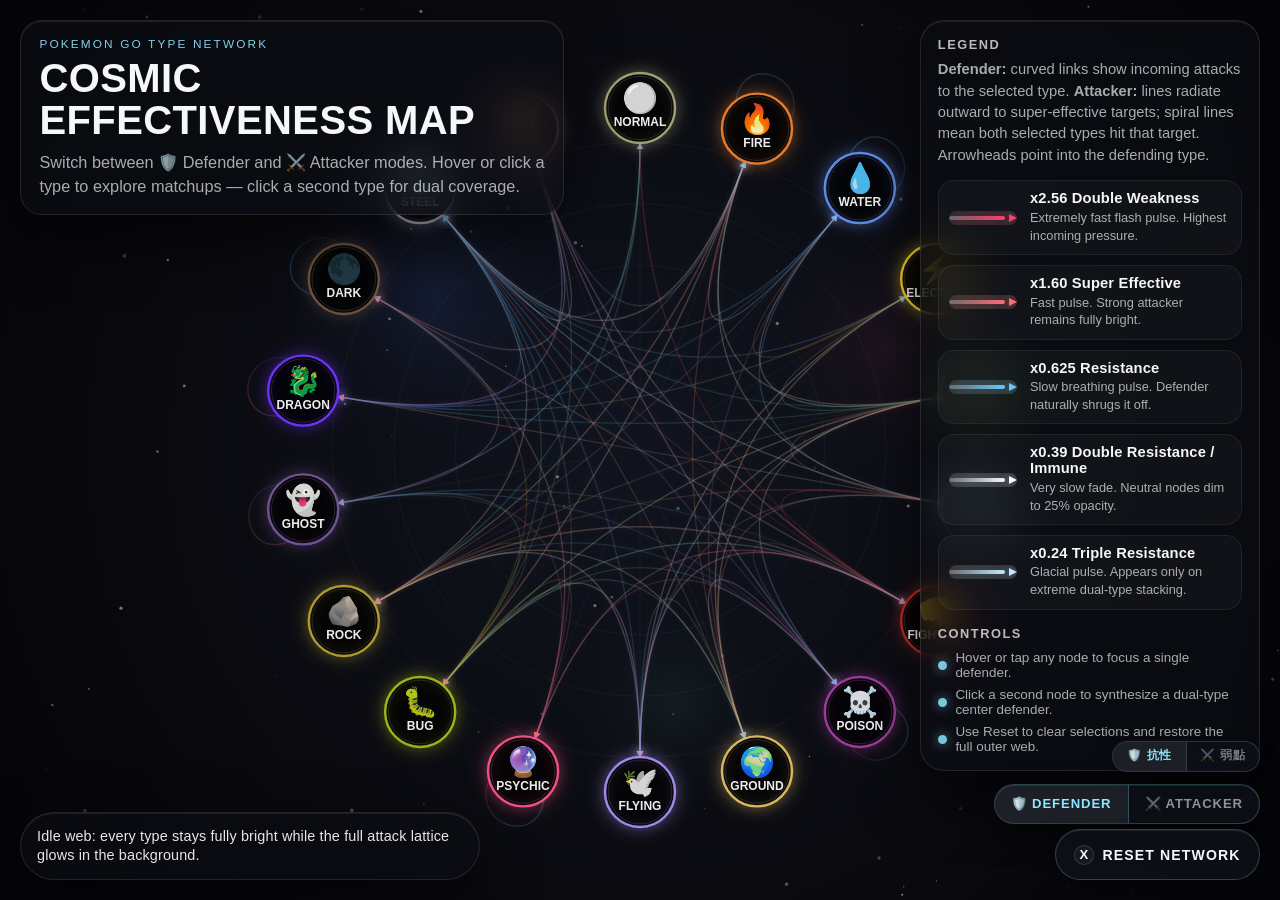
<file: index.html>
<!DOCTYPE html>
<html lang="en">
<head>
  <meta charset="UTF-8">
  <meta name="viewport" content="width=device-width, initial-scale=1.0">
  <title>Pokemon GO Type Network</title>
  <style>
    :root {
      --bg: #0a0a0a;
      --panel: rgba(12, 14, 20, 0.68);
      --panel-border: rgba(255, 255, 255, 0.1);
      --text: #f5f7fb;
      --muted: rgba(245, 247, 251, 0.68);
      --accent: #8ee7ff;
      --shadow: rgba(0, 0, 0, 0.55);
      --fast: #ff6c73;
      --rapid: #ff3d6c;
      --resist: #63c8ff;
      --immune: #f3f7ff;
      --triple: #beeaff;
      --neutral: rgba(255, 255, 255, 0.2);
      --button-bg: rgba(14, 17, 24, 0.84);
      --button-border: rgba(142, 231, 255, 0.24);
      --button-hover: rgba(32, 40, 54, 0.9);
      color-scheme: dark;
    }

    * {
      box-sizing: border-box;
    }

    html,
    body {
      margin: 0;
      width: 100%;
      height: 100%;
      overflow: hidden;
      background:
        radial-gradient(circle at 50% 50%, rgba(36, 51, 88, 0.22), transparent 32%),
        radial-gradient(circle at 15% 20%, rgba(44, 123, 255, 0.12), transparent 24%),
        radial-gradient(circle at 85% 20%, rgba(255, 75, 124, 0.08), transparent 18%),
        linear-gradient(180deg, #040405 0%, var(--bg) 100%);
      color: var(--text);
      font-family: "Segoe UI Variable Display", "Aptos Display", "Trebuchet MS", sans-serif;
    }

    body {
      position: relative;
    }

    canvas {
      display: block;
      width: 100vw;
      height: 100vh;
      touch-action: none;
      background: transparent;
    }

    .chrome {
      position: absolute;
      inset: 0;
      pointer-events: none;
    }

    .panel {
      pointer-events: auto;
      background: var(--panel);
      border: 1px solid var(--panel-border);
      backdrop-filter: blur(18px) saturate(125%);
      -webkit-backdrop-filter: blur(18px) saturate(125%);
      box-shadow:
        0 24px 60px var(--shadow),
        inset 0 1px 0 rgba(255, 255, 255, 0.08);
    }

    .header {
      position: absolute;
      top: 20px;
      left: 20px;
      max-width: min(34rem, calc(100vw - 40px));
      padding: 1rem 1.15rem 1rem 1.15rem;
      border-radius: 22px;
      animation: panel-rise 900ms cubic-bezier(0.2, 0.8, 0.2, 1) both;
    }

    .eyebrow {
      margin: 0 0 0.35rem;
      font-size: 0.74rem;
      letter-spacing: 0.18em;
      text-transform: uppercase;
      color: rgba(142, 231, 255, 0.9);
    }

    h1 {
      margin: 0;
      font-size: clamp(1.5rem, 2vw + 0.9rem, 2.5rem);
      line-height: 1.05;
      letter-spacing: 0.01em;
      text-transform: uppercase;
      font-weight: 760;
    }

    .subhead {
      margin: 0.65rem 0 0;
      font-size: clamp(0.92rem, 0.4vw + 0.8rem, 1.02rem);
      line-height: 1.45;
      color: var(--muted);
      max-width: 36rem;
    }

    .legend {
      position: absolute;
      top: 20px;
      right: 20px;
      width: min(340px, calc(100vw - 40px));
      max-height: calc(100vh - 40px);
      overflow: auto;
      scrollbar-width: thin;
      scrollbar-color: rgba(142, 231, 255, 0.35) transparent;
      padding: 1rem 1.05rem 1rem;
      border-radius: 24px;
      animation: panel-rise 1000ms 80ms cubic-bezier(0.2, 0.8, 0.2, 1) both;
    }

    .legend::-webkit-scrollbar {
      width: 10px;
    }

    .legend::-webkit-scrollbar-track {
      background: transparent;
    }

    .legend::-webkit-scrollbar-thumb {
      border-radius: 999px;
      background: rgba(142, 231, 255, 0.24);
      border: 2px solid transparent;
      background-clip: padding-box;
    }

    .legend h2,
    .legend h3 {
      margin: 0;
      text-transform: uppercase;
      letter-spacing: 0.12em;
      font-size: 0.8rem;
      color: rgba(255, 255, 255, 0.72);
    }

    .legend h3 {
      margin-top: 1rem;
    }

    .legend p {
      margin: 0.45rem 0 0.9rem;
      font-size: 0.92rem;
      line-height: 1.45;
      color: var(--muted);
    }

    .legend-list {
      display: grid;
      gap: 0.62rem;
    }

    .legend-item {
      display: grid;
      grid-template-columns: auto 1fr;
      gap: 0.8rem;
      align-items: center;
      padding: 0.58rem 0.65rem;
      border-radius: 16px;
      background: rgba(255, 255, 255, 0.03);
      border: 1px solid rgba(255, 255, 255, 0.06);
    }

    .legend-line {
      position: relative;
      width: 68px;
      height: 14px;
      border-radius: 999px;
      overflow: hidden;
      background: rgba(255, 255, 255, 0.08);
    }

    .legend-line::before {
      content: "";
      position: absolute;
      inset: 5px 12px 5px 0;
      border-radius: 999px;
      background: linear-gradient(90deg, rgba(255, 255, 255, 0.3), currentColor);
      box-shadow: 0 0 16px color-mix(in srgb, currentColor 65%, transparent);
    }

    .legend-line::after {
      content: "";
      position: absolute;
      top: 3px;
      right: 0;
      width: 0;
      height: 0;
      border-top: 4px solid transparent;
      border-bottom: 4px solid transparent;
      border-left: 8px solid currentColor;
      filter: drop-shadow(0 0 6px currentColor);
    }

    .legend-line.rapid {
      color: var(--rapid);
    }

    .legend-line.fast {
      color: var(--fast);
    }

    .legend-line.resist {
      color: var(--resist);
    }

    .legend-line.immune {
      color: var(--immune);
    }

    .legend-line.triple {
      color: var(--triple);
    }

    .legend-copy strong {
      display: block;
      font-size: 0.92rem;
      font-weight: 700;
      letter-spacing: 0.01em;
    }

    .legend-copy span {
      display: block;
      margin-top: 0.15rem;
      font-size: 0.8rem;
      color: var(--muted);
      line-height: 1.4;
    }

    .control-notes {
      display: grid;
      gap: 0.45rem;
      margin-top: 0.6rem;
      font-size: 0.84rem;
      color: var(--muted);
    }

    .control-notes span {
      display: inline-flex;
      align-items: center;
      gap: 0.55rem;
    }

    .dot {
      width: 0.55rem;
      height: 0.55rem;
      border-radius: 50%;
      background: rgba(142, 231, 255, 0.85);
      box-shadow: 0 0 12px rgba(142, 231, 255, 0.6);
      flex: 0 0 auto;
    }

    .status {
      position: absolute;
      left: 20px;
      bottom: 20px;
      max-width: min(460px, calc(100vw - 140px));
      padding: 0.85rem 1rem;
      border-radius: 999px;
      font-size: 0.9rem;
      line-height: 1.35;
      color: rgba(255, 255, 255, 0.9);
      letter-spacing: 0.01em;
      animation: panel-rise 1050ms 120ms cubic-bezier(0.2, 0.8, 0.2, 1) both;
    }

    .mode-toggle {
      position: absolute;
      right: 20px;
      bottom: 76px;
      display: inline-flex;
      align-items: center;
      justify-content: center;
      gap: 0;
      padding: 0;
      border-radius: 999px;
      border: 1px solid var(--button-border);
      background: var(--button-bg);
      box-shadow:
        0 12px 32px rgba(0, 0, 0, 0.45),
        inset 0 1px 0 rgba(255, 255, 255, 0.08);
      animation: panel-rise 1100ms 200ms cubic-bezier(0.2, 0.8, 0.2, 1) both;
      overflow: hidden;
    }

    .mode-tab {
      pointer-events: auto;
      display: inline-flex;
      align-items: center;
      gap: 0.42rem;
      padding: 0.78rem 1rem;
      font: 700 0.82rem/1 "Segoe UI Variable Display", "Aptos", sans-serif;
      letter-spacing: 0.07em;
      text-transform: uppercase;
      color: rgba(255, 255, 255, 0.55);
      background: transparent;
      border: none;
      cursor: pointer;
      transition: color 180ms ease, background 180ms ease;
    }

    .mode-tab:first-child {
      border-right: 1px solid var(--button-border);
    }

    .mode-tab.active {
      color: var(--text);
      background: rgba(255, 255, 255, 0.07);
    }

    .mode-tab.active[data-mode="attacker"] {
      color: #ff8a90;
    }

    .mode-tab.active[data-mode="defender"] {
      color: var(--accent);
    }

    .defender-sub-toggle {
      position: absolute;
      right: 20px;
      bottom: 128px;
      display: inline-flex;
      align-items: center;
      justify-content: center;
      gap: 0;
      padding: 0;
      border-radius: 999px;
      border: 1px solid rgba(142, 231, 255, 0.18);
      background: rgba(14, 17, 24, 0.72);
      box-shadow: 0 6px 18px rgba(0, 0, 0, 0.35);
      animation: panel-rise 1100ms 250ms cubic-bezier(0.2, 0.8, 0.2, 1) both;
      overflow: hidden;
      transition: opacity 200ms ease, transform 200ms ease;
    }

    .defender-sub-toggle.hidden {
      opacity: 0;
      pointer-events: none;
      transform: translateY(6px);
    }

    .defender-tab {
      pointer-events: auto;
      display: inline-flex;
      align-items: center;
      gap: 0.36rem;
      padding: 0.55rem 0.85rem;
      font: 700 0.74rem/1 "Segoe UI Variable Display", "Aptos", sans-serif;
      letter-spacing: 0.06em;
      text-transform: uppercase;
      color: rgba(255, 255, 255, 0.45);
      background: transparent;
      border: none;
      cursor: pointer;
      transition: color 180ms ease, background 180ms ease;
    }

    .defender-tab:first-child {
      border-right: 1px solid rgba(142, 231, 255, 0.15);
    }

    .defender-tab.active {
      color: var(--text);
      background: rgba(255, 255, 255, 0.07);
    }

    .defender-tab.active[data-view="resist"] {
      color: var(--accent);
    }

    .defender-tab.active[data-view="weak"] {
      color: #ff8a90;
    }

    .reset {
      position: absolute;
      right: 20px;
      bottom: 20px;
      display: inline-flex;
      align-items: center;
      justify-content: center;
      gap: 0.5rem;
      min-width: 144px;
      padding: 0.9rem 1.15rem;
      border-radius: 999px;
      border: 1px solid var(--button-border);
      background: var(--button-bg);
      color: var(--text);
      font: 700 0.88rem/1 "Segoe UI Variable Display", "Aptos", sans-serif;
      letter-spacing: 0.08em;
      text-transform: uppercase;
      cursor: pointer;
      transition:
        transform 180ms ease,
        background 180ms ease,
        border-color 180ms ease,
        box-shadow 180ms ease,
        opacity 180ms ease;
      box-shadow:
        0 12px 32px rgba(0, 0, 0, 0.45),
        inset 0 1px 0 rgba(255, 255, 255, 0.08);
      animation: panel-rise 1100ms 160ms cubic-bezier(0.2, 0.8, 0.2, 1) both;
      pointer-events: auto;
    }

    .reset:hover:not(:disabled) {
      transform: translateY(-2px);
      background: var(--button-hover);
      border-color: rgba(142, 231, 255, 0.42);
      box-shadow:
        0 16px 36px rgba(0, 0, 0, 0.52),
        0 0 22px rgba(142, 231, 255, 0.18);
    }

    .reset:active:not(:disabled) {
      transform: translateY(0);
    }

    .reset:disabled {
      cursor: not-allowed;
      opacity: 0.42;
    }

    .reset-mark {
      display: inline-flex;
      width: 1.25rem;
      height: 1.25rem;
      align-items: center;
      justify-content: center;
      border-radius: 50%;
      border: 1px solid rgba(255, 255, 255, 0.14);
      font-size: 0.82rem;
      background: rgba(255, 255, 255, 0.04);
    }

    @keyframes panel-rise {
      from {
        opacity: 0;
        transform: translateY(14px) scale(0.985);
      }

      to {
        opacity: 1;
        transform: translateY(0) scale(1);
      }
    }

    @media (max-width: 900px) and (orientation: portrait) {
      .header {
        max-width: min(30rem, calc(100vw - 32px));
        top: 16px;
        left: 16px;
      }

      .legend {
        top: auto;
        right: 16px;
        left: 16px;
        bottom: 88px;
        width: auto;
      }

      .status {
        left: 16px;
        right: 16px;
        bottom: 16px;
        max-width: none;
        border-radius: 24px;
      }

      .mode-toggle {
        right: 16px;
        bottom: calc(72px + env(safe-area-inset-bottom));
      }

      .reset {
        right: 16px;
        bottom: calc(16px + env(safe-area-inset-bottom));
      }
    }

    @media (max-height: 760px) and (orientation: landscape) {
      .header {
        top: 14px;
        left: 14px;
        max-width: min(25rem, calc(100vw - 332px));
        padding: 0.82rem 0.95rem;
      }

      .subhead {
        font-size: 0.88rem;
      }

      .legend {
        top: 14px;
        right: 14px;
        width: min(290px, calc(42vw - 14px));
        max-height: calc(100vh - 96px);
        padding: 0.85rem 0.95rem;
      }

      .legend p,
      .control-notes,
      .legend-copy span {
        font-size: 0.78rem;
      }

      .legend-item {
        padding: 0.48rem 0.56rem;
      }

      .status {
        left: 14px;
        bottom: 14px;
        max-width: min(370px, calc(100vw - 204px));
        padding: 0.74rem 0.9rem;
        font-size: 0.84rem;
      }

      .reset {
        right: 14px;
        bottom: 14px;
        min-width: 0;
        padding: 0.78rem 0.98rem;
      }
    }

    @media (max-width: 640px) {
      .header,
      .legend,
      .status,
      .reset {
        left: 12px;
        right: 12px;
      }

      .header {
        top: 12px;
        padding: 0.85rem 0.95rem;
      }

      .legend {
        bottom: 94px;
        padding: 0.85rem 0.95rem;
      }

      .status {
        bottom: 12px;
        padding: 0.8rem 0.95rem;
        max-width: none;
      }

      .reset {
        width: auto;
        min-width: 0;
        justify-content: center;
        bottom: 12px;
        transform: translateY(-84px);
      }

      .legend-list {
        gap: 0.5rem;
      }
    }
  </style>
</head>
<body>
  <canvas id="network" aria-label="Pokemon GO type network visualization"></canvas>

  <div class="chrome" aria-hidden="false">
    <section class="panel header" aria-label="Overview">
      <p class="eyebrow">Pokemon GO Type Network</p>
      <h1>Cosmic effectiveness map</h1>
      <p class="subhead">
        Switch between 🛡️ Defender and ⚔️ Attacker modes. Hover or click a type to explore matchups — click a second type for dual coverage.
      </p>
    </section>

    <aside class="panel legend" aria-label="Legend">
      <h2>Legend</h2>
      <p><strong>Defender:</strong> curved links show incoming attacks to the selected type. <strong>Attacker:</strong> lines radiate outward to super-effective targets; spiral lines mean both selected types hit that target. Arrowheads point into the defending type.</p>

      <div class="legend-list">
        <div class="legend-item">
          <div class="legend-line rapid"></div>
          <div class="legend-copy">
            <strong>x2.56 Double Weakness</strong>
            <span>Extremely fast flash pulse. Highest incoming pressure.</span>
          </div>
        </div>
        <div class="legend-item">
          <div class="legend-line fast"></div>
          <div class="legend-copy">
            <strong>x1.60 Super Effective</strong>
            <span>Fast pulse. Strong attacker remains fully bright.</span>
          </div>
        </div>
        <div class="legend-item">
          <div class="legend-line resist"></div>
          <div class="legend-copy">
            <strong>x0.625 Resistance</strong>
            <span>Slow breathing pulse. Defender naturally shrugs it off.</span>
          </div>
        </div>
        <div class="legend-item">
          <div class="legend-line immune"></div>
          <div class="legend-copy">
            <strong>x0.39 Double Resistance / Immune</strong>
            <span>Very slow fade. Neutral nodes dim to 25% opacity.</span>
          </div>
        </div>
        <div class="legend-item">
          <div class="legend-line triple"></div>
          <div class="legend-copy">
            <strong>x0.24 Triple Resistance</strong>
            <span>Glacial pulse. Appears only on extreme dual-type stacking.</span>
          </div>
        </div>
      </div>

      <h3>Controls</h3>
      <div class="control-notes">
        <span><i class="dot"></i>Hover or tap any node to focus a single defender.</span>
        <span><i class="dot"></i>Click a second node to synthesize a dual-type center defender.</span>
        <span><i class="dot"></i>Use Reset to clear selections and restore the full outer web.</span>
      </div>
    </aside>

    <div id="status" class="panel status" role="status" aria-live="polite">
      Idle web: every type stays fully bright while the full attack lattice glows in the background.
    </div>

    <div id="modeToggle" class="mode-toggle" role="group" aria-label="View mode">
      <button class="mode-tab active" data-mode="defender" type="button">🛡️ Defender</button>
      <button class="mode-tab" data-mode="attacker" type="button">⚔️ Attacker</button>
    </div>

    <div id="defenderToggle" class="defender-sub-toggle" role="group" aria-label="Defender sub-view">
      <button class="defender-tab active" data-view="resist" type="button">🛡️ 抗性</button>
      <button class="defender-tab" data-view="weak" type="button">⚔️ 弱點</button>
    </div>

    <button id="resetButton" class="reset" type="button" aria-label="Reset focus and selections" disabled>
      <span class="reset-mark">X</span>
      Reset network
    </button>
  </div>

  <script>
    (() => {
      const canvas = document.getElementById("network");
      const ctx = canvas.getContext("2d");
      const statusElement = document.getElementById("status");
      const resetButton = document.getElementById("resetButton");
      const modeTabs = document.querySelectorAll(".mode-tab");
      const defenderToggle = document.getElementById("defenderToggle");
      const defenderTabs = document.querySelectorAll(".defender-tab");

      const TYPE_ORDER = [
        "normal",
        "fire",
        "water",
        "electric",
        "grass",
        "ice",
        "fighting",
        "poison",
        "ground",
        "flying",
        "psychic",
        "bug",
        "rock",
        "ghost",
        "dragon",
        "dark",
        "steel",
        "fairy"
      ];

      const TYPE_DATA = {
        normal: { name: "Normal", emoji: "⚪", color: "#A8A77A" },
        fire: { name: "Fire", emoji: "🔥", color: "#EE8130" },
        water: { name: "Water", emoji: "💧", color: "#6390F0" },
        electric: { name: "Electric", emoji: "⚡", color: "#F7D02C" },
        grass: { name: "Grass", emoji: "🍃", color: "#7AC74C" },
        ice: { name: "Ice", emoji: "❄️", color: "#96D9D6" },
        fighting: { name: "Fighting", emoji: "👊", color: "#C22E28" },
        poison: { name: "Poison", emoji: "☠️", color: "#A33EA1" },
        ground: { name: "Ground", emoji: "🌍", color: "#E2BF65" },
        flying: { name: "Flying", emoji: "🕊️", color: "#A98FF3" },
        psychic: { name: "Psychic", emoji: "🔮", color: "#F95587" },
        bug: { name: "Bug", emoji: "🐛", color: "#A6B91A" },
        rock: { name: "Rock", emoji: "🪨", color: "#B6A136" },
        ghost: { name: "Ghost", emoji: "👻", color: "#735797" },
        dragon: { name: "Dragon", emoji: "🐉", color: "#6F35FC" },
        dark: { name: "Dark", emoji: "🌑", color: "#705746" },
        steel: { name: "Steel", emoji: "⚙️", color: "#B7B7CE" },
        fairy: { name: "Fairy", emoji: "🧚", color: "#D685AD" }
      };

      // Standard type matchups converted to Pokemon GO multipliers.
      const TYPE_RELATIONS = {
        normal: { super: [], resist: ["rock", "steel"], immune: ["ghost"] },
        fire: { super: ["grass", "ice", "bug", "steel"], resist: ["fire", "water", "rock", "dragon"], immune: [] },
        water: { super: ["fire", "ground", "rock"], resist: ["water", "grass", "dragon"], immune: [] },
        electric: { super: ["water", "flying"], resist: ["electric", "grass", "dragon"], immune: ["ground"] },
        grass: { super: ["water", "ground", "rock"], resist: ["fire", "grass", "poison", "flying", "bug", "dragon", "steel"], immune: [] },
        ice: { super: ["grass", "ground", "flying", "dragon"], resist: ["fire", "water", "ice", "steel"], immune: [] },
        fighting: { super: ["normal", "ice", "rock", "dark", "steel"], resist: ["poison", "flying", "psychic", "bug", "fairy"], immune: ["ghost"] },
        poison: { super: ["grass", "fairy"], resist: ["poison", "ground", "rock", "ghost"], immune: ["steel"] },
        ground: { super: ["fire", "electric", "poison", "rock", "steel"], resist: ["grass", "bug"], immune: ["flying"] },
        flying: { super: ["grass", "fighting", "bug"], resist: ["electric", "rock", "steel"], immune: [] },
        psychic: { super: ["fighting", "poison"], resist: ["psychic", "steel"], immune: ["dark"] },
        bug: { super: ["grass", "psychic", "dark"], resist: ["fire", "fighting", "poison", "flying", "ghost", "steel", "fairy"], immune: [] },
        rock: { super: ["fire", "ice", "flying", "bug"], resist: ["fighting", "ground", "steel"], immune: [] },
        ghost: { super: ["psychic", "ghost"], resist: ["dark"], immune: ["normal"] },
        dragon: { super: ["dragon"], resist: ["steel"], immune: ["fairy"] },
        dark: { super: ["psychic", "ghost"], resist: ["fighting", "dark", "fairy"], immune: [] },
        steel: { super: ["ice", "rock", "fairy"], resist: ["fire", "water", "electric", "steel"], immune: [] },
        fairy: { super: ["fighting", "dragon", "dark"], resist: ["fire", "poison", "steel"], immune: [] }
      };

      const PULSE_STYLES = {
        2.56: { label: "Double Weakness", endColor: "#ff3d6c", speed: 9.6, width: 3.6, glow: 28, alpha: 0.92, mode: "flash" },
        1.6: { label: "Super Effective", endColor: "#ff6c73", speed: 5.4, width: 2.8, glow: 20, alpha: 0.86, mode: "flash" },
        0.625: { label: "Resistance", endColor: "#63c8ff", speed: 1.9, width: 2.3, glow: 16, alpha: 0.78, mode: "breathe" },
        0.39: { label: "Double Resistance / Immune", endColor: "#f3f7ff", speed: 0.95, width: 2, glow: 14, alpha: 0.72, mode: "fade" },
        0.24: { label: "Triple Resistance", endColor: "#beeaff", speed: 0.55, width: 1.9, glow: 12, alpha: 0.68, mode: "fade" }
      };

      const COMBINED_VALUES = [2.56, 1.6, 1, 0.625, 0.39, 0.24];
      const MAX_IDLE_LINE_ALPHA = 0.2;
      const STAR_DENSITY = 120;

      const state = {
        width: 0,
        height: 0,
        dpr: 1,
        center: { x: 0, y: 0 },
        ringRadius: 0,
        nodeRadius: 35,
        centerRadius: 72,
        nodes: [],
        selectedTypes: [],
        hoverType: null,
        lastPointerType: "mouse",
        stars: [],
        lastStatus: "",
        viewMode: "defender",
        defenderView: "resist"
      };

      const typeChart = buildTypeChart();

      function buildTypeChart() {
        const chart = {};

        TYPE_ORDER.forEach((attacker) => {
          chart[attacker] = {};
          TYPE_ORDER.forEach((defender) => {
            chart[attacker][defender] = 1;
          });

          TYPE_RELATIONS[attacker].super.forEach((defender) => {
            chart[attacker][defender] = 1.6;
          });

          TYPE_RELATIONS[attacker].resist.forEach((defender) => {
            chart[attacker][defender] = 0.625;
          });

          TYPE_RELATIONS[attacker].immune.forEach((defender) => {
            chart[attacker][defender] = 0.39;
          });
        });

        return chart;
      }

      function clamp(value, min, max) {
        return Math.max(min, Math.min(max, value));
      }

      function lerp(start, end, amount) {
        return start + (end - start) * amount;
      }

      function distance(a, b) {
        return Math.hypot(a.x - b.x, a.y - b.y);
      }

      function normalize(vector) {
        const length = Math.hypot(vector.x, vector.y) || 1;
        return { x: vector.x / length, y: vector.y / length };
      }

      function perpendicular(vector) {
        return { x: -vector.y, y: vector.x };
      }

      function rgba(hex, alpha) {
        const normalized = hex.replace("#", "");
        const full = normalized.length === 3
          ? normalized.split("").map((value) => value + value).join("")
          : normalized;
        const red = Number.parseInt(full.slice(0, 2), 16);
        const green = Number.parseInt(full.slice(2, 4), 16);
        const blue = Number.parseInt(full.slice(4, 6), 16);
        return `rgba(${red}, ${green}, ${blue}, ${alpha})`;
      }

      function randomBetween(min, max) {
        return Math.random() * (max - min) + min;
      }

      function normalizeCombinedMultiplier(value) {
        return COMBINED_VALUES.reduce((closest, candidate) => {
          return Math.abs(candidate - value) < Math.abs(closest - value) ? candidate : closest;
        }, COMBINED_VALUES[0]);
      }

      function getPulse(multiplier, time) {
        const style = PULSE_STYLES[multiplier];
        if (!style) {
          return { intensity: 0, alpha: 0.24, width: 1.2, glow: 0, endColor: "rgba(255,255,255,0.18)" };
        }

        const wave = (Math.sin(time * style.speed) + 1) / 2;
        let intensity;

        if (style.mode === "flash") {
          intensity = Math.pow(wave, multiplier === 2.56 ? 6 : 4);
        } else if (style.mode === "breathe") {
          intensity = 0.35 + wave * 0.65;
        } else {
          intensity = 0.18 + wave * 0.52;
        }

        return {
          intensity,
          alpha: clamp(style.alpha * (0.72 + intensity * 0.4), 0, 1),
          width: style.width + intensity * 1.2,
          glow: style.glow + intensity * 18,
          endColor: style.endColor,
          label: style.label
        };
      }

      function getMode() {
        if (state.viewMode === "attacker") {
          if (state.selectedTypes.length === 2) {
            return { kind: "attacker-dual", attackers: [...state.selectedTypes] };
          }
          if (state.selectedTypes.length === 1) {
            return { kind: "attacker-single", attacker: state.selectedTypes[0], locked: true };
          }
          if (state.hoverType) {
            return { kind: "attacker-single", attacker: state.hoverType, locked: false };
          }
          return { kind: "idle" };
        }

        if (state.selectedTypes.length === 2) {
          return { kind: "dual", defenders: [...state.selectedTypes] };
        }

        if (state.selectedTypes.length === 1) {
          return { kind: "single", defender: state.selectedTypes[0], locked: true };
        }

        if (state.hoverType) {
          return { kind: "single", defender: state.hoverType, locked: false };
        }

        return { kind: "idle" };
      }

      function buildLayout() {
        state.width = window.innerWidth;
        state.height = window.innerHeight;
        state.dpr = Math.min(window.devicePixelRatio || 1, 2);

        canvas.width = Math.floor(state.width * state.dpr);
        canvas.height = Math.floor(state.height * state.dpr);
        canvas.style.width = `${state.width}px`;
        canvas.style.height = `${state.height}px`;

        ctx.setTransform(state.dpr, 0, 0, state.dpr, 0, 0);

        state.center = {
          x: state.width / 2,
          y: state.height / 2
        };

        const compact = state.width < 720 || state.height < 720;
        state.nodeRadius = compact ? 26 : 35;
        state.centerRadius = compact ? 58 : 76;

        const minDimension = Math.min(state.width, state.height);
        const padding = compact ? 56 : 92;
        const preferredRadius = minDimension * (compact ? 0.34 : 0.38);
        const maxRadius = Math.max(108, minDimension / 2 - padding);
        const minRadius = compact ? Math.min(124, maxRadius) : Math.min(150, maxRadius);
        state.ringRadius = clamp(preferredRadius, minRadius, maxRadius);

        state.nodes = TYPE_ORDER.map((type, index) => {
          const angle = -Math.PI / 2 + (Math.PI * 2 * index) / TYPE_ORDER.length;
          return {
            type,
            angle,
            radius: state.nodeRadius,
            x: state.center.x + Math.cos(angle) * state.ringRadius,
            y: state.center.y + Math.sin(angle) * state.ringRadius
          };
        });

        rebuildStars();
      }

      function rebuildStars() {
        state.stars = Array.from({ length: STAR_DENSITY }, () => ({
          x: Math.random(),
          y: Math.random(),
          radius: randomBetween(0.35, 1.9),
          alpha: randomBetween(0.06, 0.42),
          twinkle: randomBetween(0.35, 1.65),
          phase: randomBetween(0, Math.PI * 2),
          drift: randomBetween(8, 28)
        }));
      }

      function getNode(type) {
        return state.nodes.find((node) => node.type === type);
      }

      function pointFromEvent(event) {
        const rect = canvas.getBoundingClientRect();
        return {
          x: event.clientX - rect.left,
          y: event.clientY - rect.top
        };
      }

      function getHitTarget(point, padding = 0) {
        const mode = getMode();

        if ((mode.kind === "dual" || mode.kind === "attacker-dual") && distance(point, state.center) <= state.centerRadius + padding) {
          return { kind: "center" };
        }

        for (let index = state.nodes.length - 1; index >= 0; index -= 1) {
          const node = state.nodes[index];
          if (mode.kind === "dual" && mode.defenders.includes(node.type)) {
            continue;
          }
          if (mode.kind === "attacker-dual" && mode.attackers.includes(node.type)) {
            continue;
          }

          if (distance(point, node) <= node.radius + padding) {
            return { kind: "node", node };
          }
        }

        return null;
      }

      function clearSelections() {
        state.selectedTypes = [];
        state.hoverType = null;
        updateStatus();
      }

      function handlePointerMove(event) {
        state.lastPointerType = event.pointerType || "mouse";
        const point = pointFromEvent(event);
        const target = getHitTarget(point, event.pointerType === "touch" ? 12 : 0);
        canvas.style.cursor = target ? "pointer" : "default";

        if (state.selectedTypes.length === 0 && event.pointerType !== "touch") {
          state.hoverType = target && target.kind === "node" ? target.node.type : null;
          updateStatus();
        }
      }

      function handlePointerLeave() {
        canvas.style.cursor = "default";
        if (state.selectedTypes.length === 0) {
          state.hoverType = null;
          updateStatus();
        }
      }

      function handlePointerDown(event) {
        state.lastPointerType = event.pointerType || "mouse";
        const point = pointFromEvent(event);
        const target = getHitTarget(point, event.pointerType === "touch" ? 14 : 4);
        const mode = getMode();

        if (!target) {
          if (state.selectedTypes.length === 0) {
            state.hoverType = null;
          }
          updateStatus();
          return;
        }

        if (target.kind === "center") {
          clearSelections();
          return;
        }

        const { type } = target.node;

        if (mode.kind === "dual") {
          state.selectedTypes = [type];
          state.hoverType = null;
          updateStatus();
          return;
        }

        if (state.selectedTypes.length === 0) {
          state.selectedTypes = [type];
          state.hoverType = type;
          updateStatus();
          return;
        }

        if (state.selectedTypes.length === 1 && state.selectedTypes[0] === type) {
          clearSelections();
          return;
        }

        if (state.selectedTypes.length === 1 && state.selectedTypes[0] !== type) {
          state.selectedTypes = [state.selectedTypes[0], type];
          state.hoverType = null;
          updateStatus();
        }
      }

      function updateStatus() {
        const mode = getMode();
        let text;

        if (mode.kind === "idle") {
          text = state.viewMode === "attacker"
            ? "Attacker mode: hover or click a type to see which types it can hit super-effectively (×1.6 or ×2.56). Click a second type for dual-type coverage."
            : "Idle web: every type stays fully bright while the full attack lattice glows in the background.";
        } else if (mode.kind === "single") {
          const label = TYPE_DATA[mode.defender].name;
          const viewHint = state.defenderView === "resist"
            ? "showing types that deal reduced damage (×0.625 or less)."
            : "showing types that deal super-effective damage (×1.6 or more).";
          text = mode.locked
            ? `${label} locked as defender — ${viewHint} Click one more type to build a dual defender.`
            : `${label} hover defender — ${viewHint}`;
        } else if (mode.kind === "dual") {
          const [first, second] = mode.defenders;
          const viewHint = state.defenderView === "resist" ? "Showing reduced-damage hits." : "Showing super-effective hits.";
          text = `${TYPE_DATA[first].name} + ${TYPE_DATA[second].name} center defender — ${viewHint}`;
        } else if (mode.kind === "attacker-single") {
          const label = TYPE_DATA[mode.attacker].name;
          text = mode.locked
            ? `${label} is your attacker — bright nodes are types it hits super-effectively. Click a second type to combine attack coverage.`
            : `${label} attack preview — only super-effective targets stay bright.`;
        } else if (mode.kind === "attacker-dual") {
          const [first, second] = mode.attackers;
          text = `${TYPE_DATA[first].name} + ${TYPE_DATA[second].name} dual attacker — spiral lines show coverage from both types. Only effective hits are shown.`;
        }

        if (text !== state.lastStatus) {
          statusElement.textContent = text;
          state.lastStatus = text;
        }

        resetButton.disabled = state.selectedTypes.length === 0;

        // Show/hide defender sub-toggle
        const inDefenderMode = state.viewMode === "defender";
        defenderToggle.classList.toggle("hidden", !inDefenderMode);
      }

      function drawBackground(time) {
        ctx.clearRect(0, 0, state.width, state.height);

        const vignette = ctx.createRadialGradient(
          state.center.x,
          state.center.y,
          state.ringRadius * 0.15,
          state.center.x,
          state.center.y,
          Math.max(state.width, state.height) * 0.7
        );
        vignette.addColorStop(0, "rgba(16, 20, 30, 0.95)");
        vignette.addColorStop(0.5, "rgba(10, 10, 15, 0.98)");
        vignette.addColorStop(1, "rgba(3, 3, 5, 1)");
        ctx.fillStyle = vignette;
        ctx.fillRect(0, 0, state.width, state.height);

        drawNebula(state.center.x - state.ringRadius * 0.6, state.center.y - state.ringRadius * 0.45, state.ringRadius * 0.55, "rgba(74, 122, 255, 0.12)");
        drawNebula(state.center.x + state.ringRadius * 0.72, state.center.y - state.ringRadius * 0.3, state.ringRadius * 0.42, "rgba(255, 80, 140, 0.08)");
        drawNebula(state.center.x + state.ringRadius * 0.1, state.center.y + state.ringRadius * 0.74, state.ringRadius * 0.35, "rgba(116, 255, 231, 0.06)");

        ctx.save();
        ctx.strokeStyle = "rgba(255, 255, 255, 0.04)";
        ctx.lineWidth = 1;

        for (let ring = 1; ring <= 3; ring += 1) {
          ctx.beginPath();
          ctx.arc(state.center.x, state.center.y, state.ringRadius * (0.36 + ring * 0.18), 0, Math.PI * 2);
          ctx.stroke();
        }

        for (let index = 0; index < TYPE_ORDER.length; index += 1) {
          const angle = -Math.PI / 2 + (Math.PI * 2 * index) / TYPE_ORDER.length;
          ctx.beginPath();
          ctx.moveTo(state.center.x + Math.cos(angle) * 54, state.center.y + Math.sin(angle) * 54);
          ctx.lineTo(state.center.x + Math.cos(angle) * (state.ringRadius + 20), state.center.y + Math.sin(angle) * (state.ringRadius + 20));
          ctx.stroke();
        }

        ctx.restore();

        drawStars(time);
      }

      function drawNebula(x, y, radius, color) {
        const gradient = ctx.createRadialGradient(x, y, 0, x, y, radius);
        gradient.addColorStop(0, color);
        gradient.addColorStop(1, "rgba(0, 0, 0, 0)");
        ctx.fillStyle = gradient;
        ctx.beginPath();
        ctx.arc(x, y, radius, 0, Math.PI * 2);
        ctx.fill();
      }

      function drawStars(time) {
        ctx.save();
        ctx.fillStyle = "#ffffff";

        state.stars.forEach((star) => {
          const x = star.x * state.width + Math.sin(time * 0.08 + star.phase) * star.drift;
          const y = star.y * state.height + Math.cos(time * 0.06 + star.phase) * star.drift * 0.35;
          const alpha = clamp(star.alpha + Math.sin(time * star.twinkle + star.phase) * 0.18, 0.03, 0.6);

          ctx.globalAlpha = alpha;
          ctx.beginPath();
          ctx.arc(x, y, star.radius, 0, Math.PI * 2);
          ctx.fill();
        });

        ctx.restore();
      }

      function drawArrowHead(tip, direction, color, alpha, size) {
        const normalized = normalize(direction);
        const orthogonal = perpendicular(normalized);
        const base = {
          x: tip.x - normalized.x * size,
          y: tip.y - normalized.y * size
        };

        ctx.save();
        ctx.fillStyle = rgba(color, alpha);
        ctx.shadowColor = rgba(color, alpha);
        ctx.shadowBlur = size * 1.25;
        ctx.beginPath();
        ctx.moveTo(tip.x, tip.y);
        ctx.lineTo(base.x + orthogonal.x * size * 0.56, base.y + orthogonal.y * size * 0.56);
        ctx.lineTo(base.x - orthogonal.x * size * 0.56, base.y - orthogonal.y * size * 0.56);
        ctx.closePath();
        ctx.fill();
        ctx.restore();
      }

      function drawCurvedLink(attackerNode, defenderNode, multiplier, options = {}) {
        const baseline = Boolean(options.baseline);
        const pulse = baseline ? null : getPulse(multiplier, options.time);
        const attackerColor = TYPE_DATA[attackerNode.type].color;
        const effectColor = pulse ? pulse.endColor : multiplier > 1 ? "#ff6c73" : multiplier < 0.39 ? "#f3f7ff" : "#63c8ff";
        const startDirection = normalize({ x: state.center.x - attackerNode.x, y: state.center.y - attackerNode.y });
        const endDirection = normalize({ x: defenderNode.x - state.center.x, y: defenderNode.y - state.center.y });
        const start = {
          x: attackerNode.x + startDirection.x * attackerNode.radius,
          y: attackerNode.y + startDirection.y * attackerNode.radius
        };
        const end = {
          x: defenderNode.x - endDirection.x * defenderNode.radius,
          y: defenderNode.y - endDirection.y * defenderNode.radius
        };

        const gradient = ctx.createLinearGradient(start.x, start.y, end.x, end.y);
        const alpha = baseline ? MAX_IDLE_LINE_ALPHA : pulse.alpha;
        gradient.addColorStop(0, rgba(attackerColor, baseline ? alpha * 0.76 : alpha));
        gradient.addColorStop(1, rgba(effectColor, alpha));

        ctx.save();
        ctx.strokeStyle = gradient;
        ctx.lineWidth = baseline ? 1.3 : pulse.width;
        ctx.shadowColor = rgba(effectColor, baseline ? 0.18 : 0.5 + pulse.intensity * 0.25);
        ctx.shadowBlur = baseline ? 6 : pulse.glow;
        ctx.beginPath();
        ctx.moveTo(start.x, start.y);
        ctx.quadraticCurveTo(state.center.x, state.center.y, end.x, end.y);
        ctx.stroke();
        ctx.restore();

        drawArrowHead(end, endDirection, effectColor, baseline ? 0.5 : 0.9, baseline ? 6 : 8 + pulse.intensity * 2.4);
      }

      function drawLoopLink(node, multiplier, time, baseline = false) {
        const pulse = baseline ? null : getPulse(multiplier, time);
        const attackerColor = TYPE_DATA[node.type].color;
        const effectColor = pulse ? pulse.endColor : multiplier > 1 ? "#ff6c73" : multiplier < 0.39 ? "#f3f7ff" : "#63c8ff";
        const outward = normalize({ x: node.x - state.center.x, y: node.y - state.center.y });
        const tangent = perpendicular(outward);
        const lift = node.radius * 2.15;
        const start = {
          x: node.x + tangent.x * node.radius * 0.62 - outward.x * node.radius * 0.18,
          y: node.y + tangent.y * node.radius * 0.62 - outward.y * node.radius * 0.18
        };
        const end = {
          x: node.x - tangent.x * node.radius * 0.56 - outward.x * node.radius * 0.1,
          y: node.y - tangent.y * node.radius * 0.56 - outward.y * node.radius * 0.1
        };
        const controlA = {
          x: node.x + tangent.x * node.radius * 1.7 + outward.x * lift,
          y: node.y + tangent.y * node.radius * 1.7 + outward.y * lift
        };
        const controlB = {
          x: node.x - tangent.x * node.radius * 1.9 + outward.x * lift,
          y: node.y - tangent.y * node.radius * 1.9 + outward.y * lift
        };

        const gradient = ctx.createLinearGradient(start.x, start.y, end.x, end.y);
        const alpha = baseline ? MAX_IDLE_LINE_ALPHA : pulse.alpha;
        gradient.addColorStop(0, rgba(attackerColor, baseline ? alpha * 0.76 : alpha));
        gradient.addColorStop(1, rgba(effectColor, alpha));

        ctx.save();
        ctx.strokeStyle = gradient;
        ctx.lineWidth = baseline ? 1.3 : pulse.width;
        ctx.shadowColor = rgba(effectColor, baseline ? 0.18 : 0.56);
        ctx.shadowBlur = baseline ? 5 : pulse.glow;
        ctx.beginPath();
        ctx.moveTo(start.x, start.y);
        ctx.bezierCurveTo(controlA.x, controlA.y, controlB.x, controlB.y, end.x, end.y);
        ctx.stroke();
        ctx.restore();

        const derivative = normalize({
          x: end.x - controlB.x,
          y: end.y - controlB.y
        });
        drawArrowHead(end, derivative, effectColor, baseline ? 0.5 : 0.9, baseline ? 6 : 8 + (pulse ? pulse.intensity * 2 : 0));
      }

      function drawStraightLink(attackerNode, multiplier, time) {
        const direction = normalize({ x: state.center.x - attackerNode.x, y: state.center.y - attackerNode.y });
        const start = {
          x: attackerNode.x + direction.x * attackerNode.radius,
          y: attackerNode.y + direction.y * attackerNode.radius
        };
        const end = {
          x: state.center.x - direction.x * state.centerRadius,
          y: state.center.y - direction.y * state.centerRadius
        };

        const pulse = multiplier === 1 ? null : getPulse(multiplier, time);
        const attackerColor = TYPE_DATA[attackerNode.type].color;
        const effectColor = multiplier === 1 ? "rgba(255,255,255,0.12)" : pulse.endColor;
        const alpha = multiplier === 1 ? 0.09 : pulse.alpha;
        const gradient = ctx.createLinearGradient(start.x, start.y, end.x, end.y);

        gradient.addColorStop(0, rgba(attackerColor, multiplier === 1 ? 0.14 : alpha));
        gradient.addColorStop(1, multiplier === 1 ? "rgba(255,255,255,0.08)" : rgba(effectColor, alpha));

        ctx.save();
        ctx.strokeStyle = gradient;
        ctx.lineWidth = multiplier === 1 ? 1.2 : pulse.width;
        ctx.shadowColor = multiplier === 1 ? "rgba(255,255,255,0.06)" : rgba(effectColor, 0.55);
        ctx.shadowBlur = multiplier === 1 ? 3 : pulse.glow;
        ctx.beginPath();
        ctx.moveTo(start.x, start.y);
        ctx.lineTo(end.x, end.y);
        ctx.stroke();
        ctx.restore();

        drawArrowHead(end, direction, multiplier === 1 ? "#a9b0bc" : effectColor, multiplier === 1 ? 0.22 : 0.92, multiplier === 1 ? 5.5 : 8 + pulse.intensity * 2.2);
      }

      function drawIdleLinks() {
        TYPE_ORDER.forEach((attacker) => {
          TYPE_ORDER.forEach((defender) => {
            const multiplier = typeChart[attacker][defender];
            if (multiplier === 1) {
              return;
            }

            const attackerNode = getNode(attacker);
            const defenderNode = getNode(defender);

            if (attacker === defender) {
              drawLoopLink(attackerNode, multiplier, 0, true);
            } else {
              drawCurvedLink(attackerNode, defenderNode, multiplier, { baseline: true, time: 0 });
            }
          });
        });
      }

      function drawSingleFocus(mode, time) {
        TYPE_ORDER.forEach((attacker) => {
          const multiplier = typeChart[attacker][mode.defender];
          if (multiplier === 1) {
            return;
          }

          // Filter by defender sub-view
          const isWeakness = multiplier > 1;
          if (state.defenderView === "resist" && isWeakness) return;
          if (state.defenderView === "weak" && !isWeakness) return;

          const attackerNode = getNode(attacker);
          const defenderNode = getNode(mode.defender);

          if (attacker === mode.defender) {
            drawLoopLink(attackerNode, multiplier, time, false);
          } else {
            drawCurvedLink(attackerNode, defenderNode, multiplier, { time });
          }
        });
      }

      function drawDualFocus(mode, time) {
        TYPE_ORDER.forEach((type) => {
          const attackerNode = getNode(type);
          const combined = normalizeCombinedMultiplier(typeChart[type][mode.defenders[0]] * typeChart[type][mode.defenders[1]]);
          if (combined === 1) return;

          // Filter by defender sub-view
          const isWeakness = combined > 1;
          if (state.defenderView === "resist" && isWeakness) return;
          if (state.defenderView === "weak" && !isWeakness) return;

          if (mode.defenders.includes(type)) {
            drawStraightLink(attackerNode, combined, time);
            return;
          }
          drawStraightLink(attackerNode, combined, time);
        });
      }

      function drawStraightLinkToTarget(targetNode, multiplier, attackerType, time) {
        const direction = normalize({ x: targetNode.x - state.center.x, y: targetNode.y - state.center.y });
        const start = {
          x: state.center.x + direction.x * state.centerRadius,
          y: state.center.y + direction.y * state.centerRadius
        };
        const end = {
          x: targetNode.x - direction.x * targetNode.radius,
          y: targetNode.y - direction.y * targetNode.radius
        };

        const pulse = getPulse(multiplier, time);
        const attackerColor = TYPE_DATA[attackerType].color;
        const effectColor = pulse.endColor;
        const gradient = ctx.createLinearGradient(start.x, start.y, end.x, end.y);
        gradient.addColorStop(0, rgba(attackerColor, pulse.alpha));
        gradient.addColorStop(1, rgba(effectColor, pulse.alpha));

        ctx.save();
        ctx.strokeStyle = gradient;
        ctx.lineWidth = pulse.width;
        ctx.shadowColor = rgba(effectColor, 0.55);
        ctx.shadowBlur = pulse.glow;
        ctx.beginPath();
        ctx.moveTo(start.x, start.y);
        ctx.lineTo(end.x, end.y);
        ctx.stroke();
        ctx.restore();

        drawArrowHead(end, direction, effectColor, 0.92, 8 + pulse.intensity * 2.2);
      }

      function drawSpiralLinksToTarget(targetNode, mult1, mult2, attacker1, attacker2, time) {
        const direction = normalize({ x: targetNode.x - state.center.x, y: targetNode.y - state.center.y });
        const perp = perpendicular(direction);
        const dist = distance(state.center, targetNode);
        const offset = Math.min(dist * 0.26, 55);

        const start = {
          x: state.center.x + direction.x * state.centerRadius,
          y: state.center.y + direction.y * state.centerRadius
        };
        const end = {
          x: targetNode.x - direction.x * targetNode.radius,
          y: targetNode.y - direction.y * targetNode.radius
        };

        const oneThird = {
          x: start.x + (end.x - start.x) / 3,
          y: start.y + (end.y - start.y) / 3
        };
        const twoThirds = {
          x: start.x + (end.x - start.x) * 2 / 3,
          y: start.y + (end.y - start.y) * 2 / 3
        };

        const pulse1 = getPulse(normalizeCombinedMultiplier(mult1), time);
        const color1 = TYPE_DATA[attacker1].color;
        const ctrl1a = { x: oneThird.x + perp.x * offset, y: oneThird.y + perp.y * offset };
        const ctrl1b = { x: twoThirds.x - perp.x * offset, y: twoThirds.y - perp.y * offset };
        const gradient1 = ctx.createLinearGradient(start.x, start.y, end.x, end.y);
        gradient1.addColorStop(0, rgba(color1, pulse1.alpha));
        gradient1.addColorStop(1, rgba(pulse1.endColor, pulse1.alpha));

        ctx.save();
        ctx.strokeStyle = gradient1;
        ctx.lineWidth = pulse1.width * 0.8;
        ctx.shadowColor = rgba(pulse1.endColor, 0.45);
        ctx.shadowBlur = pulse1.glow * 0.75;
        ctx.beginPath();
        ctx.moveTo(start.x, start.y);
        ctx.bezierCurveTo(ctrl1a.x, ctrl1a.y, ctrl1b.x, ctrl1b.y, end.x, end.y);
        ctx.stroke();
        ctx.restore();

        const pulse2 = getPulse(normalizeCombinedMultiplier(mult2), time);
        const color2 = TYPE_DATA[attacker2].color;
        const ctrl2a = { x: oneThird.x - perp.x * offset, y: oneThird.y - perp.y * offset };
        const ctrl2b = { x: twoThirds.x + perp.x * offset, y: twoThirds.y + perp.y * offset };
        const gradient2 = ctx.createLinearGradient(start.x, start.y, end.x, end.y);
        gradient2.addColorStop(0, rgba(color2, pulse2.alpha));
        gradient2.addColorStop(1, rgba(pulse2.endColor, pulse2.alpha));

        ctx.save();
        ctx.strokeStyle = gradient2;
        ctx.lineWidth = pulse2.width * 0.8;
        ctx.shadowColor = rgba(pulse2.endColor, 0.45);
        ctx.shadowBlur = pulse2.glow * 0.75;
        ctx.beginPath();
        ctx.moveTo(start.x, start.y);
        ctx.bezierCurveTo(ctrl2a.x, ctrl2a.y, ctrl2b.x, ctrl2b.y, end.x, end.y);
        ctx.stroke();
        ctx.restore();

        const bestPulse = mult1 >= mult2 ? pulse1 : pulse2;
        drawArrowHead(end, direction, bestPulse.endColor, 0.92, 8 + bestPulse.intensity * 2.2);
      }

      function drawAttackerSingleFocus(mode, time) {
        const attackerNode = getNode(mode.attacker);
        TYPE_ORDER.forEach((defender) => {
          const multiplier = typeChart[mode.attacker][defender];
          if (multiplier <= 1) {
            return;
          }
          const defenderNode = getNode(defender);
          if (mode.attacker === defender) {
            drawLoopLink(attackerNode, multiplier, time, false);
          } else {
            drawCurvedLink(attackerNode, defenderNode, multiplier, { time });
          }
        });
      }

      function drawAttackerDualFocus(mode, time) {
        TYPE_ORDER.forEach((type) => {
          const mult1 = typeChart[mode.attackers[0]][type];
          const mult2 = typeChart[mode.attackers[1]][type];
          const eff1 = mult1 > 1;
          const eff2 = mult2 > 1;
          if (!eff1 && !eff2) {
            return;
          }
          const targetNode = getNode(type);
          if (mode.attackers.includes(type)) {
            // Self-target: one or both attackers hit their own type — draw straight link from center out to ring node
            const attacker = eff1 ? mode.attackers[0] : mode.attackers[1];
            const mult = normalizeCombinedMultiplier(eff1 ? mult1 : mult2);
            drawStraightLinkToTarget(targetNode, mult, attacker, time);
            return;
          }
          if (eff1 && eff2) {
            drawSpiralLinksToTarget(targetNode, mult1, mult2, mode.attackers[0], mode.attackers[1], time);
          } else {
            const attacker = eff1 ? mode.attackers[0] : mode.attackers[1];
            const mult = normalizeCombinedMultiplier(eff1 ? mult1 : mult2);
            drawStraightLinkToTarget(targetNode, mult, attacker, time);
          }
        });
      }

      function getNodeVisual(type, mode, time) {
        const baseVisual = {
          opacity: 1,
          glow: 0.16,
          halo: 0.14,
          scale: 1,
          pulse: null,
          focused: false
        };

        if (mode.kind === "idle") {
          return baseVisual;
        }

        if (mode.kind === "single") {
          if (type === mode.defender) {
            return {
              opacity: 1,
              glow: 0.95,
              halo: 0.65,
              scale: 1.04,
              pulse: getPulse(typeChart[type][type] === 1 ? 1.6 : typeChart[type][type], time),
              focused: true
            };
          }

          const multiplier = typeChart[type][mode.defender];
          const isWeakness = multiplier > 1;
          const isResist = multiplier < 1;
          const isVisible = state.defenderView === "resist" ? isResist : isWeakness;

          if (isVisible) {
            return {
              opacity: 1,
              glow: 0.42,
              halo: 0.28,
              scale: 1,
              pulse: getPulse(multiplier, time),
              focused: false
            };
          }

          return {
            opacity: 0.25,
            glow: 0.04,
            halo: 0,
            scale: 1,
            pulse: null,
            focused: false
          };
        }

        if (mode.defenders.includes(type)) {
          // Keep defenders visible in ring with a "selected defender" style
          return {
            opacity: 0.82,
            glow: 0.72,
            halo: 0.45,
            scale: 1.04,
            pulse: getPulse(1.6, time),
            focused: true
          };
        }

        const combined = normalizeCombinedMultiplier(typeChart[type][mode.defenders[0]] * typeChart[type][mode.defenders[1]]);
        const isCombinedWeakness = combined > 1;
        const isCombinedVisible = state.defenderView === "resist" ? combined < 1 : isCombinedWeakness;

        if (isCombinedVisible) {
          return {
            opacity: 1,
            glow: 0.4,
            halo: 0.28,
            scale: 1,
            pulse: getPulse(combined, time),
            focused: false
          };
        }

        return {
          opacity: 0.25,
          glow: 0.04,
          halo: 0,
          scale: 1,
          pulse: null,
          focused: false
        };
      }

      function getNodeVisualAttacker(type, mode, time) {
        if (mode.kind === "attacker-single") {
          if (type === mode.attacker) {
            return {
              opacity: 1,
              glow: 0.95,
              halo: 0.65,
              scale: 1.04,
              pulse: getPulse(1.6, time),
              focused: true
            };
          }
          const multiplier = typeChart[mode.attacker][type];
          if (multiplier > 1) {
            return {
              opacity: 1,
              glow: 0.42,
              halo: 0.28,
              scale: 1,
              pulse: getPulse(multiplier, time),
              focused: false
            };
          }
          return { opacity: 0.25, glow: 0.04, halo: 0, scale: 1, pulse: null, focused: false };
        }

        if (mode.kind === "attacker-dual") {
          if (mode.attackers.includes(type)) {
            // Keep attacker nodes visible in ring with a "selected attacker" style
            return {
              opacity: 0.82,
              glow: 0.72,
              halo: 0.45,
              scale: 1.04,
              pulse: getPulse(1.6, time),
              focused: true
            };
          }
          const mult1 = typeChart[mode.attackers[0]][type];
          const mult2 = typeChart[mode.attackers[1]][type];
          const best = Math.max(mult1, mult2);
          if (best > 1) {
            return {
              opacity: 1,
              glow: 0.4,
              halo: 0.28,
              scale: 1,
              pulse: getPulse(normalizeCombinedMultiplier(best), time),
              focused: false
            };
          }
          return { opacity: 0.25, glow: 0.04, halo: 0, scale: 1, pulse: null, focused: false };
        }

        return { opacity: 1, glow: 0.16, halo: 0.14, scale: 1, pulse: null, focused: false };
      }

      function drawNode(node, visual) {
        if (visual.hidden) {
          return;
        }

        const { color, emoji, name } = TYPE_DATA[node.type];
        const pulseBoost = visual.pulse ? visual.pulse.intensity : 0;
        const haloRadius = node.radius * (1.55 + visual.halo * 0.35 + pulseBoost * 0.08);
        const ringWidth = 2.2 + visual.glow * 1.6 + pulseBoost * 0.4;
        const scaledRadius = node.radius * visual.scale;

        ctx.save();
        ctx.globalAlpha = visual.opacity;

        if (visual.halo > 0) {
          const halo = ctx.createRadialGradient(node.x, node.y, scaledRadius * 0.6, node.x, node.y, haloRadius);
          halo.addColorStop(0, rgba(color, 0.08 + visual.halo * 0.08 + pulseBoost * 0.08));
          halo.addColorStop(1, rgba(color, 0));
          ctx.fillStyle = halo;
          ctx.beginPath();
          ctx.arc(node.x, node.y, haloRadius, 0, Math.PI * 2);
          ctx.fill();
        }

        ctx.shadowColor = rgba(color, 0.35 + visual.glow * 0.22 + pulseBoost * 0.12);
        ctx.shadowBlur = 10 + visual.glow * 18 + pulseBoost * 12;
        ctx.fillStyle = "rgba(3, 3, 5, 0.96)";
        ctx.beginPath();
        ctx.arc(node.x, node.y, scaledRadius, 0, Math.PI * 2);
        ctx.fill();

        ctx.lineWidth = ringWidth;
        ctx.strokeStyle = rgba(color, 0.95);
        ctx.beginPath();
        ctx.arc(node.x, node.y, scaledRadius, 0, Math.PI * 2);
        ctx.stroke();

        ctx.shadowBlur = 0;
        ctx.strokeStyle = "rgba(255, 255, 255, 0.12)";
        ctx.lineWidth = 1;
        ctx.beginPath();
        ctx.arc(node.x, node.y, scaledRadius - 3.2, 0, Math.PI * 2);
        ctx.stroke();

        ctx.fillStyle = rgba("#ffffff", 0.95);
        ctx.font = `700 ${Math.round(scaledRadius * 0.82)}px "Segoe UI Emoji", "Apple Color Emoji", "Noto Color Emoji", sans-serif`;
        ctx.textAlign = "center";
        ctx.textBaseline = "middle";
        ctx.fillText(emoji, node.x, node.y - scaledRadius * 0.23);

        ctx.fillStyle = rgba("#ffffff", 0.93);
        ctx.font = `700 ${Math.max(10, Math.round(scaledRadius * 0.33))}px "Segoe UI Variable Display", "Aptos", sans-serif`;
        ctx.fillText(name.toUpperCase(), node.x, node.y + scaledRadius * 0.43);

        ctx.restore();
      }

      function drawCenterNode(types, time) {
        const [leftType, rightType] = types;
        const left = TYPE_DATA[leftType];
        const right = TYPE_DATA[rightType];
        const glowMix = 0.65 + Math.sin(time * 1.6) * 0.08;

        ctx.save();

        const aura = ctx.createRadialGradient(
          state.center.x,
          state.center.y,
          state.centerRadius * 0.5,
          state.center.x,
          state.center.y,
          state.centerRadius * 2.2
        );
        aura.addColorStop(0, rgba(left.color, 0.18));
        aura.addColorStop(0.45, rgba(right.color, 0.12));
        aura.addColorStop(1, rgba("#000000", 0));
        ctx.fillStyle = aura;
        ctx.beginPath();
        ctx.arc(state.center.x, state.center.y, state.centerRadius * 2.2, 0, Math.PI * 2);
        ctx.fill();

        ctx.shadowColor = rgba(left.color, 0.28);
        ctx.shadowBlur = 24;
        ctx.fillStyle = "rgba(3, 3, 5, 0.97)";
        ctx.beginPath();
        ctx.arc(state.center.x, state.center.y, state.centerRadius, 0, Math.PI * 2);
        ctx.fill();

        ctx.lineCap = "round";
        ctx.lineWidth = 7;
        ctx.strokeStyle = rgba(left.color, glowMix);
        ctx.beginPath();
        ctx.arc(state.center.x, state.center.y, state.centerRadius - 2.5, Math.PI / 2, (Math.PI * 3) / 2);
        ctx.stroke();

        ctx.strokeStyle = rgba(right.color, glowMix);
        ctx.beginPath();
        ctx.arc(state.center.x, state.center.y, state.centerRadius - 2.5, -Math.PI / 2, Math.PI / 2);
        ctx.stroke();

        ctx.strokeStyle = "rgba(255, 255, 255, 0.14)";
        ctx.lineWidth = 1.2;
        ctx.beginPath();
        ctx.arc(state.center.x, state.center.y, state.centerRadius - 10, 0, Math.PI * 2);
        ctx.stroke();

        ctx.fillStyle = "rgba(255, 255, 255, 0.95)";
        ctx.textAlign = "center";
        ctx.textBaseline = "middle";
        ctx.font = `700 ${Math.round(state.centerRadius * 0.52)}px "Segoe UI Emoji", "Apple Color Emoji", "Noto Color Emoji", sans-serif`;
        ctx.fillText(`${left.emoji} ${right.emoji}`, state.center.x, state.center.y - state.centerRadius * 0.16);

        ctx.font = `800 ${Math.max(12, Math.round(state.centerRadius * 0.22))}px "Segoe UI Variable Display", "Aptos", sans-serif`;
        ctx.fillText(`${left.name.toUpperCase()} / ${right.name.toUpperCase()}`, state.center.x, state.center.y + state.centerRadius * 0.2);

        ctx.font = `600 ${Math.max(10, Math.round(state.centerRadius * 0.15))}px "Segoe UI Variable Display", "Aptos", sans-serif`;
        ctx.fillStyle = "rgba(255, 255, 255, 0.72)";
        ctx.fillText("COMBINED DEFENDER", state.center.x, state.center.y + state.centerRadius * 0.44);

        ctx.restore();
      }

      function drawCenterNodeAttacker(types, time) {
        const [leftType, rightType] = types;
        const left = TYPE_DATA[leftType];
        const right = TYPE_DATA[rightType];
        const glowMix = 0.65 + Math.sin(time * 1.6) * 0.08;

        ctx.save();

        const aura = ctx.createRadialGradient(
          state.center.x,
          state.center.y,
          state.centerRadius * 0.5,
          state.center.x,
          state.center.y,
          state.centerRadius * 2.2
        );
        aura.addColorStop(0, rgba(left.color, 0.18));
        aura.addColorStop(0.45, rgba(right.color, 0.12));
        aura.addColorStop(1, rgba("#000000", 0));
        ctx.fillStyle = aura;
        ctx.beginPath();
        ctx.arc(state.center.x, state.center.y, state.centerRadius * 2.2, 0, Math.PI * 2);
        ctx.fill();

        ctx.shadowColor = rgba(left.color, 0.28);
        ctx.shadowBlur = 24;
        ctx.fillStyle = "rgba(3, 3, 5, 0.97)";
        ctx.beginPath();
        ctx.arc(state.center.x, state.center.y, state.centerRadius, 0, Math.PI * 2);
        ctx.fill();

        ctx.lineCap = "round";
        ctx.lineWidth = 7;
        ctx.strokeStyle = rgba(left.color, glowMix);
        ctx.beginPath();
        ctx.arc(state.center.x, state.center.y, state.centerRadius - 2.5, Math.PI / 2, (Math.PI * 3) / 2);
        ctx.stroke();

        ctx.strokeStyle = rgba(right.color, glowMix);
        ctx.beginPath();
        ctx.arc(state.center.x, state.center.y, state.centerRadius - 2.5, -Math.PI / 2, Math.PI / 2);
        ctx.stroke();

        ctx.strokeStyle = "rgba(255, 80, 100, 0.22)";
        ctx.lineWidth = 1.2;
        ctx.beginPath();
        ctx.arc(state.center.x, state.center.y, state.centerRadius - 10, 0, Math.PI * 2);
        ctx.stroke();

        ctx.fillStyle = "rgba(255, 255, 255, 0.95)";
        ctx.textAlign = "center";
        ctx.textBaseline = "middle";
        ctx.font = `700 ${Math.round(state.centerRadius * 0.52)}px "Segoe UI Emoji", "Apple Color Emoji", "Noto Color Emoji", sans-serif`;
        ctx.fillText(`${left.emoji} ${right.emoji}`, state.center.x, state.center.y - state.centerRadius * 0.16);

        ctx.font = `800 ${Math.max(12, Math.round(state.centerRadius * 0.22))}px "Segoe UI Variable Display", "Aptos", sans-serif`;
        ctx.fillText(`${left.name.toUpperCase()} / ${right.name.toUpperCase()}`, state.center.x, state.center.y + state.centerRadius * 0.2);

        ctx.font = `600 ${Math.max(10, Math.round(state.centerRadius * 0.15))}px "Segoe UI Variable Display", "Aptos", sans-serif`;
        ctx.fillStyle = "rgba(255, 140, 150, 0.85)";
        ctx.fillText("COMBINED ATTACKER", state.center.x, state.center.y + state.centerRadius * 0.44);

        ctx.restore();
      }

      function drawSingleCenterIndicator(type, role, time) {
        const { color, emoji, name } = TYPE_DATA[type];
        const r = state.centerRadius * 0.72;
        const glowPulse = 0.5 + Math.sin(time * 2.0) * 0.15;
        const accentColor = role === "attacker" ? "#ff8a90" : "#8ee7ff";

        ctx.save();

        const aura = ctx.createRadialGradient(state.center.x, state.center.y, r * 0.3, state.center.x, state.center.y, r * 1.85);
        aura.addColorStop(0, rgba(color, 0.1));
        aura.addColorStop(1, "rgba(0,0,0,0)");
        ctx.fillStyle = aura;
        ctx.beginPath();
        ctx.arc(state.center.x, state.center.y, r * 1.85, 0, Math.PI * 2);
        ctx.fill();

        ctx.shadowColor = rgba(color, 0.28);
        ctx.shadowBlur = 18;
        ctx.fillStyle = "rgba(3, 3, 5, 0.93)";
        ctx.beginPath();
        ctx.arc(state.center.x, state.center.y, r, 0, Math.PI * 2);
        ctx.fill();

        ctx.lineWidth = 3.2;
        ctx.strokeStyle = rgba(color, 0.75 + glowPulse * 0.18);
        ctx.shadowColor = rgba(color, 0.45);
        ctx.shadowBlur = 14;
        ctx.beginPath();
        ctx.arc(state.center.x, state.center.y, r - 1.8, 0, Math.PI * 2);
        ctx.stroke();

        ctx.shadowBlur = 0;

        ctx.fillStyle = "rgba(255, 255, 255, 0.95)";
        ctx.font = `700 ${Math.round(r * 0.72)}px "Segoe UI Emoji", "Apple Color Emoji", "Noto Color Emoji", sans-serif`;
        ctx.textAlign = "center";
        ctx.textBaseline = "middle";
        ctx.fillText(emoji, state.center.x, state.center.y - r * 0.14);

        ctx.fillStyle = "rgba(255, 255, 255, 0.92)";
        ctx.font = `800 ${Math.max(10, Math.round(r * 0.3))}px "Segoe UI Variable Display", "Aptos", sans-serif`;
        ctx.fillText(name.toUpperCase(), state.center.x, state.center.y + r * 0.34);

        ctx.font = `600 ${Math.max(9, Math.round(r * 0.2))}px "Segoe UI Variable Display", "Aptos", sans-serif`;
        ctx.fillStyle = accentColor;
        ctx.fillText(role === "attacker" ? "ATTACKING" : "DEFENDING", state.center.x, state.center.y + r * 0.58);

        ctx.restore();
      }

      function render(timestamp) {
        const time = timestamp * 0.001;
        const mode = getMode();

        drawBackground(time);

        if (mode.kind === "idle") {
          drawIdleLinks();
        } else if (mode.kind === "single") {
          drawSingleFocus(mode, time);
        } else if (mode.kind === "dual") {
          drawDualFocus(mode, time);
        } else if (mode.kind === "attacker-single") {
          drawAttackerSingleFocus(mode, time);
        } else if (mode.kind === "attacker-dual") {
          drawAttackerDualFocus(mode, time);
        }

        state.nodes.forEach((node) => {
          const isAttackerMode = mode.kind === "attacker-single" || mode.kind === "attacker-dual";
          const visual = isAttackerMode
            ? getNodeVisualAttacker(node.type, mode, time)
            : getNodeVisual(node.type, mode, time);
          drawNode(node, visual);
        });

        if (mode.kind === "dual") {
          drawCenterNode(mode.defenders, time);
        } else if (mode.kind === "attacker-dual") {
          drawCenterNodeAttacker(mode.attackers, time);
        } else if (mode.kind === "single") {
          drawSingleCenterIndicator(mode.defender, "defender", time);
        } else if (mode.kind === "attacker-single") {
          drawSingleCenterIndicator(mode.attacker, "attacker", time);
        }

        requestAnimationFrame(render);
      }

      resetButton.addEventListener("click", clearSelections);
      canvas.addEventListener("pointermove", handlePointerMove);
      canvas.addEventListener("pointerleave", handlePointerLeave);
      canvas.addEventListener("pointerdown", handlePointerDown);
      window.addEventListener("resize", buildLayout);

      modeTabs.forEach((tab) => {
        tab.addEventListener("click", () => {
          const newMode = tab.dataset.mode;
          if (state.viewMode === newMode) {
            return;
          }
          state.viewMode = newMode;
          state.selectedTypes = [];
          state.hoverType = null;
          modeTabs.forEach((t) => t.classList.toggle("active", t.dataset.mode === newMode));
          state.lastStatus = "";
          updateStatus();
        });
      });

      defenderTabs.forEach((tab) => {
        tab.addEventListener("click", () => {
          const newView = tab.dataset.view;
          if (state.defenderView === newView) return;
          state.defenderView = newView;
          defenderTabs.forEach((t) => t.classList.toggle("active", t.dataset.view === newView));
          state.lastStatus = "";
          updateStatus();
        });
      });

      buildLayout();
      updateStatus();
      requestAnimationFrame(render);
    })();
  </script>
</body>
</html>
</file>
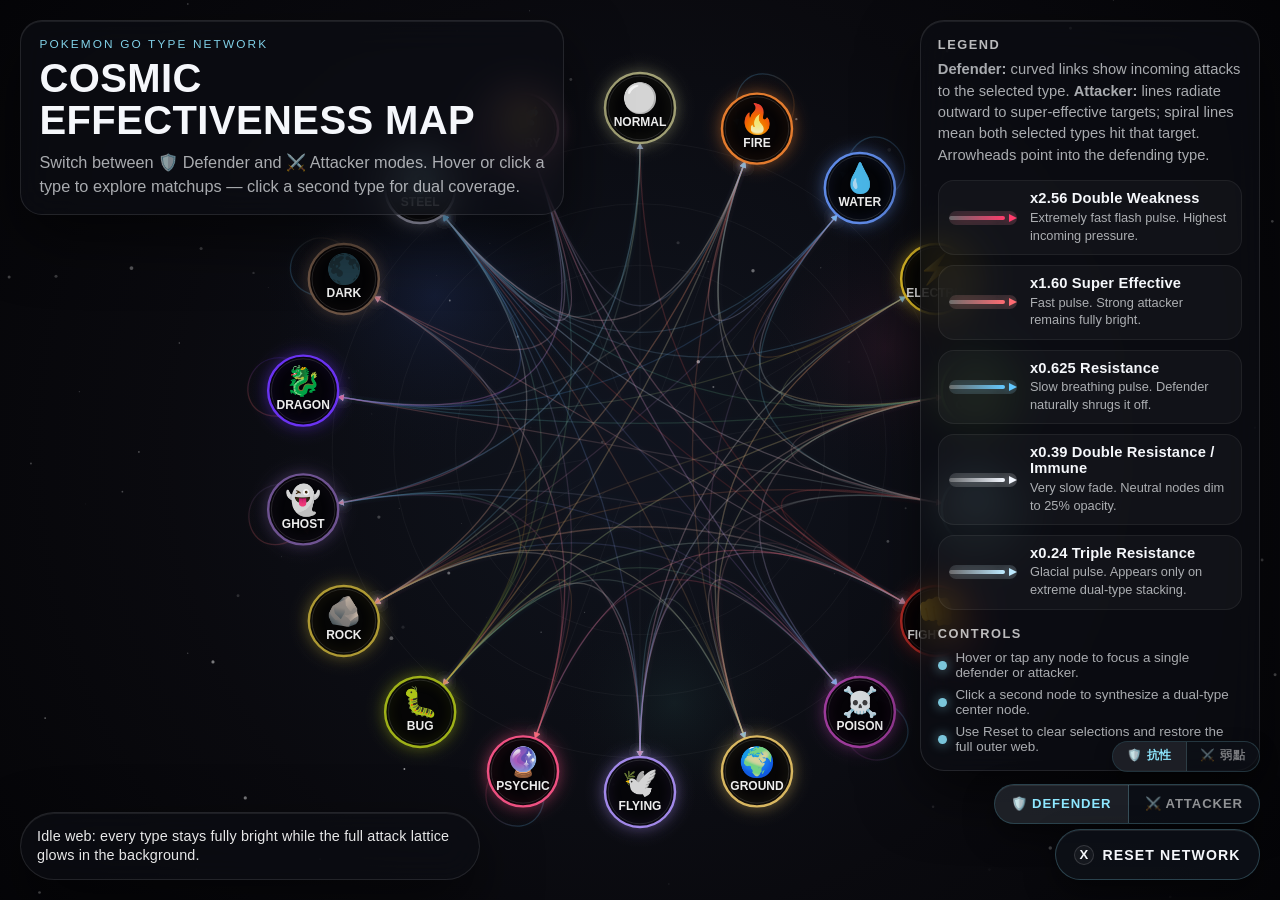
<file: modular/index.html>
<!DOCTYPE html>
<html lang="en">
<head>
  <meta charset="UTF-8">
  <meta name="viewport" content="width=device-width, initial-scale=1.0">
  <title>Pokemon GO Type Network</title>
  <link rel="stylesheet" href="./css/styles.css">
  <script src="./js/data/type-chart.js" defer></script>
  <script src="./js/services/type-data-service.js" defer></script>
  <script src="./js/app.js" defer></script>
</head>
<body>
  <canvas id="network" aria-label="Pokemon GO type network visualization"></canvas>

  <div class="chrome" aria-hidden="false">
    <section class="panel header" aria-label="Overview">
      <p class="eyebrow">Pokemon GO Type Network</p>
      <h1>Cosmic effectiveness map</h1>
      <p class="subhead">
        Switch between 🛡️ Defender and ⚔️ Attacker modes. Hover or click a type to explore matchups — click a second type for dual coverage.
      </p>
    </section>

    <aside class="panel legend" aria-label="Legend">
      <h2>Legend</h2>
      <p><strong>Defender:</strong> curved links show incoming attacks to the selected type. <strong>Attacker:</strong> lines radiate outward to super-effective targets; spiral lines mean both selected types hit that target. Arrowheads point into the defending type.</p>

      <div class="legend-list">
        <div class="legend-item">
          <div class="legend-line rapid"></div>
          <div class="legend-copy">
            <strong>x2.56 Double Weakness</strong>
            <span>Extremely fast flash pulse. Highest incoming pressure.</span>
          </div>
        </div>
        <div class="legend-item">
          <div class="legend-line fast"></div>
          <div class="legend-copy">
            <strong>x1.60 Super Effective</strong>
            <span>Fast pulse. Strong attacker remains fully bright.</span>
          </div>
        </div>
        <div class="legend-item">
          <div class="legend-line resist"></div>
          <div class="legend-copy">
            <strong>x0.625 Resistance</strong>
            <span>Slow breathing pulse. Defender naturally shrugs it off.</span>
          </div>
        </div>
        <div class="legend-item">
          <div class="legend-line immune"></div>
          <div class="legend-copy">
            <strong>x0.39 Double Resistance / Immune</strong>
            <span>Very slow fade. Neutral nodes dim to 25% opacity.</span>
          </div>
        </div>
        <div class="legend-item">
          <div class="legend-line triple"></div>
          <div class="legend-copy">
            <strong>x0.24 Triple Resistance</strong>
            <span>Glacial pulse. Appears only on extreme dual-type stacking.</span>
          </div>
        </div>
      </div>

      <h3>Controls</h3>
      <div class="control-notes">
        <span><i class="dot"></i>Hover or tap any node to focus a single defender or attacker.</span>
        <span><i class="dot"></i>Click a second node to synthesize a dual-type center node.</span>
        <span><i class="dot"></i>Use Reset to clear selections and restore the full outer web.</span>
      </div>
    </aside>

    <div id="status" class="panel status" role="status" aria-live="polite">
      Idle web: every type stays fully bright while the full attack lattice glows in the background.
    </div>

    <div id="defenderToggle" class="defender-sub-toggle" role="group" aria-label="Defender sub-view">
      <button class="defender-tab active" data-view="resist" type="button">🛡️ 抗性</button>
      <button class="defender-tab" data-view="weak" type="button">⚔️ 弱點</button>
    </div>

    <div id="modeToggle" class="mode-toggle" role="group" aria-label="View mode">
      <button class="mode-tab active" data-mode="defender" type="button">🛡️ Defender</button>
      <button class="mode-tab" data-mode="attacker" type="button">⚔️ Attacker</button>
    </div>

    <button id="resetButton" class="reset" type="button" aria-label="Reset focus and selections" disabled>
      <span class="reset-mark">X</span>
      Reset network
    </button>
  </div>
</body>
</html>
</file>
<file: modular/css/styles.css>
:root {
      --bg: #0a0a0a;
      --panel: rgba(12, 14, 20, 0.68);
      --panel-border: rgba(255, 255, 255, 0.1);
      --text: #f5f7fb;
      --muted: rgba(245, 247, 251, 0.68);
      --accent: #8ee7ff;
      --shadow: rgba(0, 0, 0, 0.55);
      --fast: #ff6c73;
      --rapid: #ff3d6c;
      --resist: #63c8ff;
      --immune: #f3f7ff;
      --triple: #beeaff;
      --neutral: rgba(255, 255, 255, 0.2);
      --button-bg: rgba(14, 17, 24, 0.84);
      --button-border: rgba(142, 231, 255, 0.24);
      --button-hover: rgba(32, 40, 54, 0.9);
      color-scheme: dark;
    }

    * {
      box-sizing: border-box;
    }

    html,
    body {
      margin: 0;
      width: 100%;
      height: 100%;
      overflow: hidden;
      background:
        radial-gradient(circle at 50% 50%, rgba(36, 51, 88, 0.22), transparent 32%),
        radial-gradient(circle at 15% 20%, rgba(44, 123, 255, 0.12), transparent 24%),
        radial-gradient(circle at 85% 20%, rgba(255, 75, 124, 0.08), transparent 18%),
        linear-gradient(180deg, #040405 0%, var(--bg) 100%);
      color: var(--text);
      font-family: "Segoe UI Variable Display", "Aptos Display", "Trebuchet MS", sans-serif;
    }

    body {
      position: relative;
    }

    canvas {
      display: block;
      width: 100vw;
      height: 100vh;
      touch-action: none;
      background: transparent;
    }

    .chrome {
      position: absolute;
      inset: 0;
      pointer-events: none;
    }

    .panel {
      pointer-events: auto;
      background: var(--panel);
      border: 1px solid var(--panel-border);
      backdrop-filter: blur(18px) saturate(125%);
      -webkit-backdrop-filter: blur(18px) saturate(125%);
      box-shadow:
        0 24px 60px var(--shadow),
        inset 0 1px 0 rgba(255, 255, 255, 0.08);
    }

    .header {
      position: absolute;
      top: 20px;
      left: 20px;
      max-width: min(34rem, calc(100vw - 40px));
      padding: 1rem 1.15rem 1rem 1.15rem;
      border-radius: 22px;
      animation: panel-rise 900ms cubic-bezier(0.2, 0.8, 0.2, 1) both;
    }

    .eyebrow {
      margin: 0 0 0.35rem;
      font-size: 0.74rem;
      letter-spacing: 0.18em;
      text-transform: uppercase;
      color: rgba(142, 231, 255, 0.9);
    }

    h1 {
      margin: 0;
      font-size: clamp(1.5rem, 2vw + 0.9rem, 2.5rem);
      line-height: 1.05;
      letter-spacing: 0.01em;
      text-transform: uppercase;
      font-weight: 760;
    }

    .subhead {
      margin: 0.65rem 0 0;
      font-size: clamp(0.92rem, 0.4vw + 0.8rem, 1.02rem);
      line-height: 1.45;
      color: var(--muted);
      max-width: 36rem;
    }

    .legend {
      position: absolute;
      top: 20px;
      right: 20px;
      width: min(340px, calc(100vw - 40px));
      max-height: calc(100vh - 40px);
      overflow: auto;
      scrollbar-width: thin;
      scrollbar-color: rgba(142, 231, 255, 0.35) transparent;
      padding: 1rem 1.05rem 1rem;
      border-radius: 24px;
      animation: panel-rise 1000ms 80ms cubic-bezier(0.2, 0.8, 0.2, 1) both;
    }

    .legend::-webkit-scrollbar {
      width: 10px;
    }

    .legend::-webkit-scrollbar-track {
      background: transparent;
    }

    .legend::-webkit-scrollbar-thumb {
      border-radius: 999px;
      background: rgba(142, 231, 255, 0.24);
      border: 2px solid transparent;
      background-clip: padding-box;
    }

    .legend h2,
    .legend h3 {
      margin: 0;
      text-transform: uppercase;
      letter-spacing: 0.12em;
      font-size: 0.8rem;
      color: rgba(255, 255, 255, 0.72);
    }

    .legend h3 {
      margin-top: 1rem;
    }

    .legend p {
      margin: 0.45rem 0 0.9rem;
      font-size: 0.92rem;
      line-height: 1.45;
      color: var(--muted);
    }

    .legend-list {
      display: grid;
      gap: 0.62rem;
    }

    .legend-item {
      display: grid;
      grid-template-columns: auto 1fr;
      gap: 0.8rem;
      align-items: center;
      padding: 0.58rem 0.65rem;
      border-radius: 16px;
      background: rgba(255, 255, 255, 0.03);
      border: 1px solid rgba(255, 255, 255, 0.06);
    }

    .legend-line {
      position: relative;
      width: 68px;
      height: 14px;
      border-radius: 999px;
      overflow: hidden;
      background: rgba(255, 255, 255, 0.08);
    }

    .legend-line::before {
      content: "";
      position: absolute;
      inset: 5px 12px 5px 0;
      border-radius: 999px;
      background: linear-gradient(90deg, rgba(255, 255, 255, 0.3), currentColor);
      box-shadow: 0 0 16px color-mix(in srgb, currentColor 65%, transparent);
    }

    .legend-line::after {
      content: "";
      position: absolute;
      top: 3px;
      right: 0;
      width: 0;
      height: 0;
      border-top: 4px solid transparent;
      border-bottom: 4px solid transparent;
      border-left: 8px solid currentColor;
      filter: drop-shadow(0 0 6px currentColor);
    }

    .legend-line.rapid {
      color: var(--rapid);
    }

    .legend-line.fast {
      color: var(--fast);
    }

    .legend-line.resist {
      color: var(--resist);
    }

    .legend-line.immune {
      color: var(--immune);
    }

    .legend-line.triple {
      color: var(--triple);
    }

    .legend-copy strong {
      display: block;
      font-size: 0.92rem;
      font-weight: 700;
      letter-spacing: 0.01em;
    }

    .legend-copy span {
      display: block;
      margin-top: 0.15rem;
      font-size: 0.8rem;
      color: var(--muted);
      line-height: 1.4;
    }

    .control-notes {
      display: grid;
      gap: 0.45rem;
      margin-top: 0.6rem;
      font-size: 0.84rem;
      color: var(--muted);
    }

    .control-notes span {
      display: inline-flex;
      align-items: center;
      gap: 0.55rem;
    }

    .dot {
      width: 0.55rem;
      height: 0.55rem;
      border-radius: 50%;
      background: rgba(142, 231, 255, 0.85);
      box-shadow: 0 0 12px rgba(142, 231, 255, 0.6);
      flex: 0 0 auto;
    }

    .status {
      position: absolute;
      left: 20px;
      bottom: 20px;
      max-width: min(460px, calc(100vw - 140px));
      padding: 0.85rem 1rem;
      border-radius: 999px;
      font-size: 0.9rem;
      line-height: 1.35;
      color: rgba(255, 255, 255, 0.9);
      letter-spacing: 0.01em;
      animation: panel-rise 1050ms 120ms cubic-bezier(0.2, 0.8, 0.2, 1) both;
    }

    .mode-toggle {
      position: absolute;
      right: 20px;
      bottom: 76px;
      display: inline-flex;
      align-items: center;
      justify-content: center;
      gap: 0;
      padding: 0;
      border-radius: 999px;
      border: 1px solid var(--button-border);
      background: var(--button-bg);
      box-shadow:
        0 12px 32px rgba(0, 0, 0, 0.45),
        inset 0 1px 0 rgba(255, 255, 255, 0.08);
      animation: panel-rise 1100ms 200ms cubic-bezier(0.2, 0.8, 0.2, 1) both;
      overflow: hidden;
    }

    .defender-sub-toggle {
      position: absolute;
      right: 20px;
      bottom: 128px;
      display: inline-flex;
      align-items: center;
      justify-content: center;
      gap: 0;
      padding: 0;
      border-radius: 999px;
      border: 1px solid rgba(142, 231, 255, 0.18);
      background: rgba(14, 17, 24, 0.72);
      box-shadow: 0 6px 18px rgba(0, 0, 0, 0.35);
      animation: panel-rise 1100ms 250ms cubic-bezier(0.2, 0.8, 0.2, 1) both;
      overflow: hidden;
      transition: opacity 200ms ease, transform 200ms ease;
    }

    .defender-sub-toggle.hidden {
      opacity: 0;
      pointer-events: none;
      transform: translateY(6px);
    }

    .defender-tab {
      pointer-events: auto;
      display: inline-flex;
      align-items: center;
      gap: 0.36rem;
      padding: 0.55rem 0.85rem;
      font: 700 0.74rem/1 "Segoe UI Variable Display", "Aptos", sans-serif;
      letter-spacing: 0.06em;
      text-transform: uppercase;
      color: rgba(255, 255, 255, 0.45);
      background: transparent;
      border: none;
      cursor: pointer;
      transition: color 180ms ease, background 180ms ease;
    }

    .defender-tab:first-child {
      border-right: 1px solid rgba(142, 231, 255, 0.15);
    }

    .defender-tab.active {
      color: var(--text);
      background: rgba(255, 255, 255, 0.07);
    }

    .defender-tab.active[data-view="resist"] {
      color: var(--accent);
    }

    .defender-tab.active[data-view="weak"] {
      color: #ff8a90;
    }

    .mode-tab {
      pointer-events: auto;
      display: inline-flex;
      align-items: center;
      gap: 0.42rem;
      padding: 0.78rem 1rem;
      font: 700 0.82rem/1 "Segoe UI Variable Display", "Aptos", sans-serif;
      letter-spacing: 0.07em;
      text-transform: uppercase;
      color: rgba(255, 255, 255, 0.55);
      background: transparent;
      border: none;
      cursor: pointer;
      transition: color 180ms ease, background 180ms ease;
    }

    .mode-tab:first-child {
      border-right: 1px solid var(--button-border);
    }

    .mode-tab.active {
      color: var(--text);
      background: rgba(255, 255, 255, 0.07);
    }

    .mode-tab.active[data-mode="attacker"] {
      color: #ff8a90;
    }

    .mode-tab.active[data-mode="defender"] {
      color: var(--accent);
    }

    .reset {
      position: absolute;
      right: 20px;
      bottom: 20px;
      display: inline-flex;
      align-items: center;
      justify-content: center;
      gap: 0.5rem;
      min-width: 144px;
      padding: 0.9rem 1.15rem;
      border-radius: 999px;
      border: 1px solid var(--button-border);
      background: var(--button-bg);
      color: var(--text);
      font: 700 0.88rem/1 "Segoe UI Variable Display", "Aptos", sans-serif;
      letter-spacing: 0.08em;
      text-transform: uppercase;
      cursor: pointer;
      transition:
        transform 180ms ease,
        background 180ms ease,
        border-color 180ms ease,
        box-shadow 180ms ease,
        opacity 180ms ease;
      box-shadow:
        0 12px 32px rgba(0, 0, 0, 0.45),
        inset 0 1px 0 rgba(255, 255, 255, 0.08);
      animation: panel-rise 1100ms 160ms cubic-bezier(0.2, 0.8, 0.2, 1) both;
      pointer-events: auto;
    }

    .reset:hover:not(:disabled) {
      transform: translateY(-2px);
      background: var(--button-hover);
      border-color: rgba(142, 231, 255, 0.42);
      box-shadow:
        0 16px 36px rgba(0, 0, 0, 0.52),
        0 0 22px rgba(142, 231, 255, 0.18);
    }

    .reset:active:not(:disabled) {
      transform: translateY(0);
    }

    .reset:disabled {
      cursor: not-allowed;
      opacity: 0.42;
    }

    .reset-mark {
      display: inline-flex;
      width: 1.25rem;
      height: 1.25rem;
      align-items: center;
      justify-content: center;
      border-radius: 50%;
      border: 1px solid rgba(255, 255, 255, 0.14);
      font-size: 0.82rem;
      background: rgba(255, 255, 255, 0.04);
    }

    @keyframes panel-rise {
      from {
        opacity: 0;
        transform: translateY(14px) scale(0.985);
      }

      to {
        opacity: 1;
        transform: translateY(0) scale(1);
      }
    }

    @media (max-width: 900px) and (orientation: portrait) {
      .header {
        max-width: min(30rem, calc(100vw - 32px));
        top: 16px;
        left: 16px;
      }

      .legend {
        top: auto;
        right: 16px;
        left: 16px;
        bottom: 88px;
        width: auto;
      }

      .status {
        left: 16px;
        right: 16px;
        bottom: 16px;
        max-width: none;
        border-radius: 24px;
      }

      .mode-toggle {
        right: 16px;
        bottom: calc(72px + env(safe-area-inset-bottom));
      }

      .defender-sub-toggle {
        right: 16px;
        bottom: calc(124px + env(safe-area-inset-bottom));
      }

      .reset {
        right: 16px;
        bottom: calc(16px + env(safe-area-inset-bottom));
      }
    }

    @media (max-height: 760px) and (orientation: landscape) {
      .header {
        top: 14px;
        left: 14px;
        max-width: min(25rem, calc(100vw - 332px));
        padding: 0.82rem 0.95rem;
      }

      .subhead {
        font-size: 0.88rem;
      }

      .legend {
        top: 14px;
        right: 14px;
        width: min(290px, calc(42vw - 14px));
        max-height: calc(100vh - 96px);
        padding: 0.85rem 0.95rem;
      }

      .legend p,
      .control-notes,
      .legend-copy span {
        font-size: 0.78rem;
      }

      .legend-item {
        padding: 0.48rem 0.56rem;
      }

      .status {
        left: 14px;
        bottom: 14px;
        max-width: min(370px, calc(100vw - 204px));
        padding: 0.74rem 0.9rem;
        font-size: 0.84rem;
      }

      .reset {
        right: 14px;
        bottom: 14px;
        min-width: 0;
        padding: 0.78rem 0.98rem;
      }
    }

    @media (max-width: 640px) {
      .header,
      .legend,
      .status,
      .reset {
        left: 12px;
        right: 12px;
      }

      .header {
        top: 12px;
        padding: 0.85rem 0.95rem;
      }

      .legend {
        bottom: 94px;
        padding: 0.85rem 0.95rem;
      }

      .status {
        bottom: 12px;
        padding: 0.8rem 0.95rem;
        max-width: none;
      }

      .reset {
        width: auto;
        min-width: 0;
        justify-content: center;
        bottom: 12px;
        transform: translateY(-84px);
      }

      .legend-list {
        gap: 0.5rem;
      }
    }
</file>
